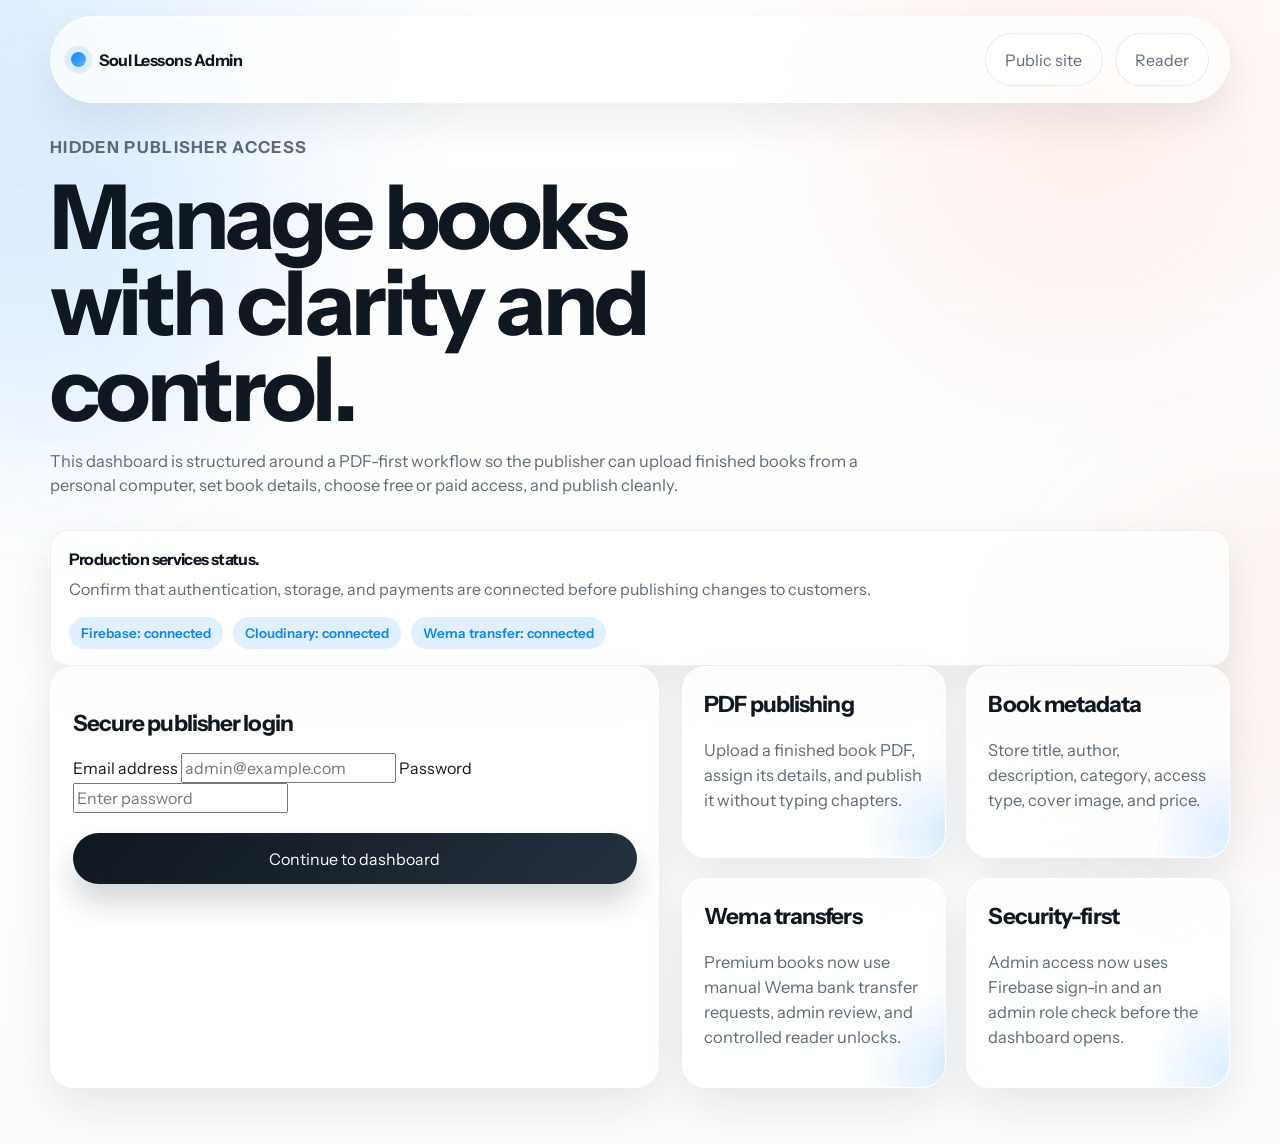
<file: admin.html>
<!DOCTYPE html>
<html lang="en">
  <head>
    <meta charset="UTF-8" />
    <meta name="viewport" content="width=device-width, initial-scale=1.0" />
    <meta
      name="description"
      content="Protected publisher dashboard for managing books, PDF uploads, pricing, and releases."
    />
    <title>Soul Lessons Admin</title>
    <link rel="preconnect" href="https://fonts.googleapis.com" />
    <link rel="preconnect" href="https://fonts.gstatic.com" crossorigin />
    <link
      href="https://fonts.googleapis.com/css2?family=Instrument+Sans:wght@400;500;600;700&display=swap"
      rel="stylesheet"
    />
    <link rel="stylesheet" href="./styles.css" />
  </head>
  <body data-page="admin">
    <div class="ambient ambient-left" aria-hidden="true"></div>
    <div class="ambient ambient-right" aria-hidden="true"></div>

    <header class="topbar">
      <a class="brand" href="./index.html" aria-label="Return to public website">
        <span class="brand-mark"></span>
        <span class="brand-text">Soul Lessons Admin</span>
      </a>
      <div class="topbar-actions">
        <a class="ghost-button button-link" href="./index.html">Public site</a>
        <a class="ghost-button button-link" href="./reader.html">Reader</a>
      </div>
    </header>

    <main class="section admin-shell">
      <section class="reveal">
        <div class="section-heading">
          <p class="eyebrow">Hidden publisher access</p>
          <h1>Manage books with clarity and control.</h1>
          <p>
            This dashboard is structured around a PDF-first workflow so the publisher can
            upload finished books from a personal computer, set book details, choose free
            or paid access, and publish cleanly.
          </p>
        </div>

        <div class="status-banner" id="adminIntegrationBanner"></div>

        <div class="membership-layout admin-entry-grid">
          <form class="pricing-card" id="adminLoginForm">
            <p class="card-label">Admin sign in</p>
            <h3>Secure publisher login</h3>
            <label>
              Email address
              <input id="adminEmail" type="email" placeholder="admin@example.com" required />
            </label>
            <label>
              Password
              <input id="adminPassword" type="password" placeholder="Enter password" required />
            </label>
            <button class="primary-button modal-submit" id="adminLoginButton" type="submit">
              Continue to dashboard
            </button>
          </form>

          <div class="admin-grid">
            <article class="admin-panel">
              <h3>PDF publishing</h3>
              <p>Upload a finished book PDF, assign its details, and publish it without typing chapters.</p>
            </article>
            <article class="admin-panel">
              <h3>Book metadata</h3>
              <p>Store title, author, description, category, access type, cover image, and price.</p>
            </article>
            <article class="admin-panel">
              <h3>Wema transfers</h3>
              <p>Premium books now use manual Wema bank transfer requests, admin review, and controlled reader unlocks.</p>
            </article>
            <article class="admin-panel">
              <h3>Security-first</h3>
              <p>Admin access now uses Firebase sign-in and an admin role check before the dashboard opens.</p>
            </article>
          </div>
        </div>
      </section>

      <section class="reveal hidden" id="adminDashboard">
        <div class="dashboard-header">
          <div>
            <p class="eyebrow">Publisher dashboard</p>
            <h2>Publish, edit, and manage your library.</h2>
          </div>
          <div class="topbar-actions">
            <button class="ghost-button" id="resetCatalogCacheButton" type="button">Reset local cache</button>
            <button class="primary-button" id="adminLogoutButton" type="button">Sign out</button>
          </div>
        </div>

        <div class="dashboard-stats" id="dashboardStats"></div>

        <div class="dashboard-layout">
          <form class="pricing-card admin-form-card" id="bookForm">
            <input id="editingBookId" type="hidden" />
            <p class="card-label">Book editor</p>
            <h3 id="bookFormTitle">Add a new book</h3>

            <div class="form-grid">
              <label>
                Book title
                <input id="bookTitle" type="text" placeholder="The Morning Atlas" required />
              </label>
              <label>
                Author name
                <input id="bookAuthor" type="text" placeholder="Author name" required />
              </label>
            </div>

            <label>
              Description
              <textarea id="bookDescription" rows="4" placeholder="Write a clean, compelling summary." required></textarea>
            </label>

            <div class="form-grid">
              <label>
                Category
                <input id="bookCategory" type="text" placeholder="Fiction, Memoir, Poetry..." />
              </label>
              <label>
                Access type
                <select id="bookType">
                  <option value="free">Free</option>
                  <option value="paid">Paid</option>
                </select>
              </label>
            </div>

            <div class="form-grid">
              <label>
                Price
                <input id="bookPrice" type="text" placeholder="14.99 or Free" />
              </label>
              <label>
                Currency
                <input id="bookCurrency" type="text" placeholder="USD" value="USD" />
              </label>
            </div>

            <div class="form-grid">
              <label>
                Cover image from phone or computer
                <input id="bookCoverFile" type="file" accept="image/*" />
              </label>
              <label>
                PDF file from phone or computer
                <input id="bookPdfFile" type="file" accept="application/pdf" />
              </label>
            </div>

            <button class="pdf-dropzone" id="pdfDropzone" type="button">
              <strong>Drop PDF here</strong>
              <span>Drag a PDF from your computer into this box, or click here to choose one.</span>
            </button>

            <div class="upload-status-grid">
              <div class="upload-status-card" id="coverUploadStatus">No cover file selected yet.</div>
              <div class="upload-status-card" id="pdfUploadStatus">No PDF file selected yet.</div>
            </div>

            <div class="form-grid">
              <label>
                Cover image URL
                <input id="bookCoverUrl" type="url" placeholder="Existing hosted cover link" />
              </label>
              <label>
                PDF file URL
                <input id="bookPdfUrl" type="url" placeholder="Existing hosted PDF link" />
              </label>
            </div>

            <label>
              Selar product link for international card payments
              <input id="bookSelarProductUrl" type="url" placeholder="https://selar.com/your-product-link" />
              <span class="form-field-note">For paid books only. Create the matching ebook in Selar, then paste its public product link here. Leave this empty to offer Wema transfer only.</span>
            </label>

            <div class="toggle-row">
              <label class="checkbox-row">
                <input id="bookFeatured" type="checkbox" />
                <span>Feature this book</span>
              </label>
              <label class="checkbox-row">
                <input id="bookPublished" type="checkbox" checked />
                <span>Publish immediately</span>
              </label>
            </div>

            <div class="modal-actions">
              <button class="primary-button" id="saveBookButton" type="submit">Save book</button>
            </div>

            <div class="form-note" id="uploadHint">
              Choose files from this device and save. Large PDFs are uploaded in chunks and can take a little longer. If your assets are already hosted, paste the production URLs here instead of uploading again.
            </div>
            <div class="asset-confirmation hidden" id="assetConfirmation"></div>
          </form>

          <div class="admin-library-card">
            <div class="dashboard-header compact">
              <div>
                <p class="card-label">Library manager</p>
                <h3>Published and draft books</h3>
              </div>
            </div>
            <div class="admin-library-list" id="adminBookList"></div>
            <div class="empty-state hidden" id="adminEmptyState">
              <h3>No books yet.</h3>
              <p>Add the first title from the form and publish it to the public library.</p>
            </div>
          </div>

          <div class="admin-library-card">
            <div class="dashboard-header compact">
              <div>
                <p class="card-label">Payment review</p>
                <h3>Wema bank transfer requests</h3>
              </div>
            </div>
            <div class="admin-library-list" id="adminTransferRequestList"></div>
            <div class="empty-state hidden" id="adminTransferEmptyState">
              <h3>No transfer requests yet.</h3>
              <p>Submitted Wema transfer requests will appear here for approval or rejection.</p>
            </div>
          </div>
        </div>
      </section>
    </main>

    <script src="./config.js"></script>
    <script src="./app.js"></script>
  </body>
</html>
</file>
<file: styles.css>
:root {
  --bg: #ffffff;
  --panel: rgba(255, 255, 255, 0.78);
  --surface: #f6f7f9;
  --text: #0f1720;
  --muted: #5d6a77;
  --line: rgba(15, 23, 32, 0.08);
  --line-strong: rgba(15, 23, 32, 0.14);
  --accent: #0a84ff;
  --accent-warm: #ff6a3d;
  --shadow-lg: 0 30px 80px rgba(15, 23, 32, 0.12);
  --shadow-md: 0 18px 44px rgba(15, 23, 32, 0.09);
  --radius-xl: 32px;
  --radius-lg: 24px;
  --radius-md: 18px;
  --container: 1180px;
  --font-ui: "SF Pro Display", "SF Pro Text", "Instrument Sans", -apple-system,
    BlinkMacSystemFont, "Segoe UI", sans-serif;
}

* {
  box-sizing: border-box;
}

html {
  scroll-behavior: smooth;
}

body {
  margin: 0;
  min-width: 320px;
  background:
    radial-gradient(circle at top left, rgba(10, 132, 255, 0.12), transparent 28%),
    radial-gradient(circle at 85% 10%, rgba(255, 106, 61, 0.1), transparent 24%),
    linear-gradient(180deg, #ffffff 0%, #fbfcfd 100%);
  color: var(--text);
  font-family: var(--font-ui);
  line-height: 1.5;
}

body::selection {
  background: rgba(10, 132, 255, 0.18);
}

a {
  color: inherit;
  text-decoration: none;
}

button,
input,
textarea,
select,
summary {
  font: inherit;
}

button {
  cursor: pointer;
  border: 0;
}

.ambient {
  position: fixed;
  width: 26rem;
  height: 26rem;
  border-radius: 999px;
  filter: blur(72px);
  z-index: -1;
  opacity: 0.4;
}

.ambient-left {
  top: 4rem;
  left: -10rem;
  background: rgba(10, 132, 255, 0.18);
}

.ambient-right {
  top: 28rem;
  right: -12rem;
  background: rgba(255, 106, 61, 0.14);
}

.topbar,
.section,
.footer {
  width: min(calc(100% - 2rem), var(--container));
  margin: 0 auto;
}

.topbar {
  position: sticky;
  top: 1rem;
  z-index: 20;
  display: flex;
  align-items: center;
  justify-content: space-between;
  gap: 1rem;
  padding: 1rem 1.25rem;
  margin-top: 1rem;
  backdrop-filter: blur(20px);
  background: rgba(255, 255, 255, 0.72);
  border: 1px solid rgba(255, 255, 255, 0.9);
  border-radius: 999px;
  box-shadow: 0 18px 40px rgba(15, 23, 32, 0.08);
}

.brand {
  display: inline-flex;
  align-items: center;
  gap: 0.8rem;
  font-weight: 700;
  letter-spacing: -0.03em;
}

.brand-mark {
  width: 0.95rem;
  height: 0.95rem;
  border-radius: 999px;
  background: linear-gradient(135deg, var(--accent), #63b0ff);
  box-shadow: 0 0 0 0.4rem rgba(10, 132, 255, 0.1);
}

.topnav,
.topbar-actions,
.hero-actions,
.filters,
.modal-actions,
.footer-actions {
  display: flex;
  align-items: center;
  gap: 0.75rem;
}

.topnav a,
.ghost-button,
.button-link {
  color: var(--muted);
}

.user-badge {
  display: inline-flex;
  align-items: center;
  min-height: 3rem;
  max-width: min(18rem, 52vw);
  padding: 0.75rem 1rem;
  border-radius: 999px;
  background: rgba(10, 132, 255, 0.08);
  border: 1px solid rgba(10, 132, 255, 0.16);
  color: var(--text);
  font-size: 0.95rem;
  font-weight: 600;
  white-space: nowrap;
  overflow: hidden;
  text-overflow: ellipsis;
}

.hidden {
  display: none !important;
}

.topnav a {
  padding: 0.65rem 0.85rem;
  border-radius: 999px;
  transition: background 220ms ease, color 220ms ease, transform 220ms ease;
}

.topnav a:hover,
.topnav a:focus-visible,
.ghost-button:hover,
.button-link:hover {
  color: var(--text);
  background: rgba(15, 23, 32, 0.05);
}

.primary-button,
.ghost-button,
.filter-chip,
.payment-button {
  min-height: 3rem;
  padding: 0.85rem 1.2rem;
  border-radius: 999px;
  transition:
    transform 220ms ease,
    box-shadow 220ms ease,
    background 220ms ease,
    color 220ms ease,
    border-color 220ms ease;
}

.primary-button,
.payment-button {
  color: #ffffff;
  background: linear-gradient(135deg, var(--text), #24313f);
  box-shadow: 0 18px 30px rgba(15, 23, 32, 0.18);
}

.primary-button:hover,
.payment-button:hover,
.ghost-button:hover,
.filter-chip:hover,
.book-card:hover,
.feature-card:hover,
.pricing-card:hover,
.admin-panel:hover {
  transform: translateY(-2px);
}

.ghost-button,
.filter-chip {
  background: rgba(255, 255, 255, 0.74);
  border: 1px solid var(--line);
}

.hero {
  display: grid;
  grid-template-columns: minmax(0, 1.2fr) minmax(320px, 0.8fr);
  gap: 3rem;
  padding: 5.5rem 0 4rem;
  align-items: center;
}

.eyebrow {
  margin: 0 0 0.9rem;
  color: var(--accent);
  font-size: 0.9rem;
  font-weight: 700;
  letter-spacing: 0.08em;
  text-transform: uppercase;
}

h1,
h2,
h3,
strong {
  letter-spacing: -0.04em;
}

h1 {
  margin: 0;
  max-width: 12ch;
  font-size: clamp(3.25rem, 7vw, 6.3rem);
  line-height: 0.96;
}

h2 {
  margin: 0;
  font-size: clamp(2rem, 3vw, 3.5rem);
  line-height: 1.02;
}

h3 {
  margin: 0 0 0.8rem;
  font-size: 1.4rem;
}

.hero-text,
.section-heading p,
.feature-card p,
.price-copy,
.faq-list p,
.footer-copy,
.modal-copy,
.book-description,
.admin-panel p,
.book-card p {
  color: var(--muted);
  font-size: 1.03rem;
}

.hero-text {
  max-width: 38rem;
  margin: 1.4rem 0 1.8rem;
  font-size: 1.14rem;
}

.hero-metrics,
.feature-list {
  list-style: none;
  padding: 0;
  margin: 2rem 0 0;
  display: grid;
  gap: 1rem;
}

.status-banner {
  display: grid;
  gap: 1rem;
  padding: 1rem 1.1rem;
  margin: 1.3rem 0 0;
  border-radius: var(--radius-md);
  background: rgba(255, 255, 255, 0.72);
  border: 1px solid rgba(15, 23, 32, 0.06);
  box-shadow: var(--shadow-md);
}

.status-banner-copy {
  display: grid;
  gap: 0.35rem;
}

.status-banner-copy span,
.form-note,
.reader-meta,
.empty-state p,
.admin-book-copy p {
  color: var(--muted);
}

.bank-transfer-copy,
.bank-transfer-note,
.transfer-request-note,
.transfer-request-grid span {
  color: var(--muted);
}

.status-pill-row {
  display: flex;
  flex-wrap: wrap;
  gap: 0.65rem;
}

.status-pill {
  display: inline-flex;
  align-items: center;
  min-height: 2rem;
  padding: 0.2rem 0.75rem;
  border-radius: 999px;
  background: rgba(15, 23, 32, 0.05);
  color: var(--muted);
  font-size: 0.84rem;
  font-weight: 600;
}

.status-pill.active,
.pill-featured {
  background: rgba(10, 132, 255, 0.12);
  color: var(--accent);
}

.pill-draft {
  background: rgba(15, 23, 32, 0.08);
  color: var(--muted);
}

.hero-metrics li,
.pricing-card,
.feature-card,
.book-card,
.admin-panel,
.faq-list details,
.bank-transfer-box,
.selar-payment-box,
.payment-login-box,
.transfer-request-card {
  background: var(--panel);
  backdrop-filter: blur(24px);
  border: 1px solid rgba(255, 255, 255, 0.8);
  box-shadow: var(--shadow-md);
}

.hero-metrics li {
  padding: 1.15rem 1.2rem;
  border-radius: var(--radius-md);
}

.hero-metrics span {
  display: block;
  margin-top: 0.35rem;
  color: var(--muted);
}

.bank-transfer-box,
.selar-payment-box,
.payment-login-box,
.transfer-request-card {
  padding: 1rem 1.1rem;
  border-radius: var(--radius-md);
}

.bank-transfer-title {
  margin: 0 0 0.45rem;
  font-size: 1rem;
  font-weight: 700;
}

.bank-transfer-grid,
.transfer-request-grid {
  display: grid;
  gap: 0.85rem;
  grid-template-columns: repeat(auto-fit, minmax(150px, 1fr));
  margin: 1rem 0;
}

.bank-transfer-detail,
.transfer-request-grid div {
  display: grid;
  gap: 0.2rem;
}

.bank-transfer-detail span,
.transfer-request-grid span {
  font-size: 0.82rem;
  text-transform: uppercase;
  letter-spacing: 0.06em;
}

.bank-transfer-detail strong,
.transfer-request-grid strong {
  font-size: 1rem;
  word-break: break-word;
}

.bank-transfer-detail-wide {
  grid-column: 1 / -1;
}

.bank-transfer-form {
  display: grid;
  gap: 1rem;
  margin-top: 1rem;
}

.bank-transfer-actions {
  justify-content: flex-start;
}

.bank-transfer-status-box {
  margin-top: 1rem;
}

.selar-payment-box,
.payment-login-box {
  margin-top: 1rem;
}

.payment-login-box {
  padding: 1rem 1.1rem;
  border-radius: var(--radius-md);
}

.form-field-note {
  display: block;
  margin-top: 0.45rem;
  color: var(--muted);
  font-size: 0.86rem;
  line-height: 1.45;
}

.transfer-request-card {
  display: grid;
  gap: 1rem;
}

.transfer-request-header {
  display: flex;
  justify-content: space-between;
  gap: 1rem;
  align-items: flex-start;
}

.device-shell {
  position: relative;
  justify-self: end;
  width: min(100%, 390px);
  padding: 0.9rem;
  border-radius: 3rem;
  background:
    linear-gradient(180deg, rgba(255, 255, 255, 0.88), rgba(239, 243, 247, 0.92));
  border: 1px solid rgba(255, 255, 255, 0.9);
  box-shadow: var(--shadow-lg);
  animation: floatShell 8s ease-in-out infinite;
}

.device-notch {
  width: 36%;
  height: 1.9rem;
  margin: 0 auto 0.6rem;
  border-radius: 0 0 1.2rem 1.2rem;
  background: #0f1720;
}

.device-screen {
  padding: 1.2rem;
  border-radius: 2.3rem;
  background: linear-gradient(180deg, #ffffff, #f2f5f8);
}

.device-status,
.meta-row {
  display: flex;
  align-items: center;
  justify-content: space-between;
}

.device-status {
  color: var(--muted);
  font-size: 0.86rem;
}

.device-card,
.mini-book {
  border-radius: 1.6rem;
}

.device-card {
  margin: 1rem 0;
  padding: 1.4rem;
  background: linear-gradient(135deg, #0f1720, #1f2b38);
  color: #ffffff;
  box-shadow: 0 20px 40px rgba(15, 23, 32, 0.2);
}

.device-card h2 {
  margin: 0.5rem 0;
  font-size: 1.75rem;
}

.card-label {
  margin: 0;
  color: rgba(255, 255, 255, 0.72);
  text-transform: uppercase;
  letter-spacing: 0.1em;
  font-size: 0.76rem;
}

.device-book-grid {
  display: grid;
  grid-template-columns: repeat(2, minmax(0, 1fr));
  gap: 0.85rem;
}

.mini-book {
  padding: 1rem;
  background: #ffffff;
  border: 1px solid var(--line);
}

.mini-book strong,
.mini-book small {
  display: block;
}

.mini-book small {
  margin-top: 0.35rem;
  color: var(--muted);
}

.device-reader-line {
  height: 0.72rem;
  margin-top: 0.9rem;
  border-radius: 999px;
  background: linear-gradient(90deg, rgba(15, 23, 32, 0.09), rgba(15, 23, 32, 0.04));
}

.device-reader-line.short {
  width: 68%;
}

.section {
  padding: 3.5rem 0;
}

.section-tight {
  padding-top: 1.2rem;
}

.section-heading {
  max-width: 52rem;
  margin-bottom: 2rem;
}

.filters {
  margin-bottom: 1.6rem;
  flex-wrap: wrap;
}

.filter-chip.active {
  background: var(--text);
  color: #ffffff;
  border-color: var(--text);
}

.book-grid,
.experience-grid,
.admin-grid {
  display: grid;
  gap: 1.25rem;
}

.book-grid {
  grid-template-columns: repeat(3, minmax(0, 1fr));
}

.experience-grid {
  grid-template-columns: repeat(2, minmax(0, 1fr));
}

.admin-grid {
  grid-template-columns: repeat(2, minmax(0, 1fr));
}

.book-card,
.feature-card,
.pricing-card,
.admin-panel {
  position: relative;
  overflow: hidden;
  padding: 1.35rem;
  border-radius: var(--radius-lg);
}

.book-card::before,
.feature-card::before,
.pricing-card::before,
.admin-panel::before {
  content: "";
  position: absolute;
  inset: auto -30% -30% auto;
  width: 10rem;
  height: 10rem;
  border-radius: 999px;
  background: radial-gradient(circle, rgba(10, 132, 255, 0.14), transparent 70%);
}

.book-cover {
  min-height: 15rem;
  border-radius: calc(var(--radius-lg) - 0.35rem);
  background-size: cover;
  background-position: center;
  margin-bottom: 1rem;
}

.book-card h3 {
  margin-bottom: 0.45rem;
}

.book-card p {
  margin: 0 0 1rem;
}

.book-meta,
.book-actions,
.pill-row {
  display: flex;
  align-items: center;
  justify-content: space-between;
  gap: 0.8rem;
}

.pill-row {
  justify-content: flex-start;
  margin-bottom: 0.9rem;
}

.pill {
  display: inline-flex;
  align-items: center;
  min-height: 2rem;
  padding: 0.15rem 0.7rem;
  border-radius: 999px;
  font-size: 0.8rem;
  font-weight: 700;
  letter-spacing: 0.02em;
}

.pill-free {
  color: #08674f;
  background: rgba(8, 103, 79, 0.1);
}

.pill-paid {
  color: #8a3a16;
  background: rgba(255, 106, 61, 0.14);
}

.empty-state {
  padding: 1.8rem;
  border-radius: var(--radius-lg);
  background: rgba(255, 255, 255, 0.74);
  border: 1px solid rgba(15, 23, 32, 0.06);
  box-shadow: var(--shadow-md);
}

.feature-count {
  display: inline-block;
  margin-bottom: 1rem;
  color: var(--accent);
  font-size: 0.92rem;
  font-weight: 700;
}

.membership-layout,
.faq-layout {
  display: grid;
  grid-template-columns: minmax(0, 1fr) minmax(320px, 0.9fr);
  gap: 1.4rem;
  align-items: start;
}

.feature-list {
  margin-top: 1.4rem;
}

.feature-list li {
  padding-left: 1.1rem;
  position: relative;
  color: var(--muted);
}

.feature-list li::before {
  content: "";
  position: absolute;
  left: 0;
  top: 0.7rem;
  width: 0.42rem;
  height: 0.42rem;
  border-radius: 999px;
  background: var(--accent);
}

.faq-list {
  display: grid;
  gap: 1rem;
}

.faq-list details {
  padding: 1.2rem 1.3rem;
  border-radius: var(--radius-md);
}

.faq-list summary {
  list-style: none;
  font-weight: 600;
}

.faq-list summary::-webkit-details-marker {
  display: none;
}

.faq-list p {
  margin: 0.8rem 0 0;
}

.footer {
  display: flex;
  align-items: center;
  justify-content: space-between;
  gap: 1rem;
  padding: 0 0 3rem;
}

.modal {
  width: min(calc(100% - 1.5rem), 36rem);
  border: 0;
  padding: 0;
  background: transparent;
}

.modal::backdrop {
  background: rgba(15, 23, 32, 0.48);
  backdrop-filter: blur(10px);
}

.modal-wide {
  width: min(calc(100vw - 1.5rem), 64rem);
}

.modal-card {
  position: relative;
  padding: 1.5rem;
  border-radius: 2rem;
  background: rgba(255, 255, 255, 0.94);
  border: 1px solid rgba(255, 255, 255, 0.88);
  box-shadow: var(--shadow-lg);
}

.modal-card label {
  display: grid;
  gap: 0.55rem;
  margin-top: 1rem;
  font-weight: 600;
}

.modal-card input {
  width: 100%;
  min-height: 3.25rem;
  padding: 0.9rem 1rem;
  border-radius: 1rem;
  border: 1px solid var(--line-strong);
  background: #ffffff;
  outline: none;
}

textarea,
select {
  width: 100%;
  min-height: 3.25rem;
  padding: 0.9rem 1rem;
  border-radius: 1rem;
  border: 1px solid var(--line-strong);
  background: #ffffff;
  outline: none;
}

textarea:focus,
select:focus {
  border-color: var(--accent);
  box-shadow: 0 0 0 0.28rem rgba(10, 132, 255, 0.12);
}

.modal-card input:focus {
  border-color: var(--accent);
  box-shadow: 0 0 0 0.28rem rgba(10, 132, 255, 0.12);
}

.modal-submit {
  width: 100%;
  margin-top: 1.25rem;
}

.modal-close {
  position: absolute;
  top: 1rem;
  right: 1rem;
  width: 2.5rem;
  height: 2.5rem;
  border-radius: 999px;
  background: rgba(15, 23, 32, 0.06);
  color: var(--text);
}

.book-modal-layout {
  display: grid;
  grid-template-columns: 260px minmax(0, 1fr);
  gap: 1.4rem;
}

.book-cover-large {
  min-height: 22rem;
  border-radius: 1.8rem;
  background-size: cover;
  background-position: center;
}

.admin-panel {
  min-height: 12rem;
}

.book-actions {
  margin-top: 1.1rem;
}

.meta-row,
.book-meta {
  color: var(--muted);
  font-size: 0.95rem;
}

.admin-shell,
.reader-shell {
  padding-top: 2rem;
}

.admin-entry-grid {
  align-items: stretch;
}

.dashboard-header {
  display: flex;
  align-items: center;
  justify-content: space-between;
  gap: 1rem;
  margin-bottom: 1.2rem;
}

.dashboard-header.compact {
  margin-bottom: 0.8rem;
}

.dashboard-stats {
  display: grid;
  grid-template-columns: repeat(4, minmax(0, 1fr));
  gap: 1rem;
  margin-bottom: 1.2rem;
}

.stat-card,
.admin-library-card,
.reader-frame-card {
  padding: 1.35rem;
  border-radius: var(--radius-lg);
  background: rgba(255, 255, 255, 0.76);
  border: 1px solid rgba(255, 255, 255, 0.82);
  box-shadow: var(--shadow-md);
}

.stat-card span {
  display: block;
  color: var(--muted);
  margin-bottom: 0.45rem;
}

.stat-card strong {
  font-size: 2rem;
}

.dashboard-layout {
  display: grid;
  grid-template-columns: minmax(0, 0.92fr) minmax(0, 1.08fr);
  gap: 1.2rem;
  align-items: start;
}

.admin-form-card {
  position: sticky;
  top: 6.5rem;
}

.form-grid {
  display: grid;
  grid-template-columns: repeat(2, minmax(0, 1fr));
  gap: 1rem;
}

.toggle-row {
  display: flex;
  flex-wrap: wrap;
  gap: 1rem;
  margin-top: 1rem;
}

.checkbox-row {
  display: inline-flex;
  align-items: center;
  gap: 0.7rem;
}

.checkbox-row input {
  width: 1rem;
  min-height: auto;
}

.form-note {
  margin-top: 1rem;
  font-size: 0.94rem;
}

.upload-status-grid {
  display: grid;
  grid-template-columns: repeat(2, minmax(0, 1fr));
  gap: 1rem;
}

.pdf-dropzone {
  width: 100%;
  margin-top: 1rem;
  padding: 1.2rem;
  border-radius: 1.2rem;
  border: 1.5px dashed rgba(10, 132, 255, 0.45);
  background: linear-gradient(135deg, rgba(10, 132, 255, 0.08), rgba(15, 23, 32, 0.03));
  color: var(--ink);
  text-align: left;
  display: grid;
  gap: 0.35rem;
  cursor: pointer;
  transition: border-color 180ms ease, background 180ms ease, transform 180ms ease;
}

.pdf-dropzone span {
  color: var(--muted);
  font-size: 0.95rem;
}

.pdf-dropzone.is-dragover {
  border-color: rgba(10, 132, 255, 0.9);
  background: linear-gradient(135deg, rgba(10, 132, 255, 0.16), rgba(15, 23, 32, 0.06));
  transform: translateY(-2px);
}

.upload-status-card {
  min-height: 4.25rem;
  padding: 0.9rem 1rem;
  border-radius: 1rem;
  border: 1px solid rgba(15, 23, 32, 0.08);
  background: rgba(255, 255, 255, 0.72);
  color: var(--muted);
  font-size: 0.94rem;
  display: flex;
  align-items: center;
}

.asset-confirmation {
  margin-top: 1rem;
  padding: 0.9rem 1rem;
  border-radius: 1rem;
  border: 1px solid rgba(10, 132, 255, 0.18);
  background: rgba(10, 132, 255, 0.06);
  font-size: 0.94rem;
  color: var(--ink);
  word-break: break-word;
}

.asset-confirmation strong {
  display: block;
  margin-bottom: 0.35rem;
}

.admin-asset-links {
  display: grid;
  gap: 0.45rem;
  margin-top: 0.85rem;
}

.admin-asset-link {
  display: block;
  font-size: 0.9rem;
  color: var(--muted);
  word-break: break-all;
}

.admin-library-list {
  display: grid;
  gap: 1rem;
}

.admin-book-item {
  display: grid;
  grid-template-columns: 160px minmax(0, 1fr);
  gap: 1rem;
  padding: 1rem 0;
  border-top: 1px solid rgba(15, 23, 32, 0.08);
}

.admin-book-item:first-child {
  border-top: 0;
  padding-top: 0;
}

.admin-book-cover {
  min-height: 11rem;
  border-radius: 1.4rem;
  background-size: cover;
  background-position: center;
}

.admin-book-copy {
  min-width: 0;
}

.admin-book-header {
  display: flex;
  align-items: flex-start;
  justify-content: space-between;
  gap: 1rem;
}

.danger-button {
  color: #9c2f20;
}

.reader-hero {
  display: grid;
  grid-template-columns: minmax(0, 1.1fr) minmax(320px, 0.9fr);
  gap: 1.2rem;
  align-items: start;
  margin-bottom: 1.25rem;
}

.reader-meta {
  display: flex;
  flex-wrap: wrap;
  gap: 0.9rem;
  margin-top: 1rem;
}

.reader-access-card {
  display: grid;
  gap: 0.8rem;
}

.reader-frame {
  width: 100%;
  min-height: 78vh;
  border: 0;
  border-radius: 1.2rem;
  background: #ffffff;
}

.reveal {
  opacity: 0;
  transform: translateY(24px);
  transition: opacity 700ms ease, transform 700ms ease;
}

.reveal.is-visible {
  opacity: 1;
  transform: translateY(0);
}

@keyframes floatShell {
  0%,
  100% {
    transform: translateY(0px);
  }
  50% {
    transform: translateY(-10px);
  }
}

@media (prefers-reduced-motion: reduce) {
  html {
    scroll-behavior: auto;
  }

  *,
  *::before,
  *::after {
    animation: none !important;
    transition: none !important;
  }

  .reveal {
    opacity: 1;
    transform: none;
  }
}

@media (max-width: 1080px) {
  .hero,
  .membership-layout,
  .faq-layout,
  .book-modal-layout,
  .dashboard-layout,
  .reader-hero {
    grid-template-columns: 1fr;
  }

  .device-shell {
    justify-self: start;
  }

  .book-grid {
    grid-template-columns: repeat(2, minmax(0, 1fr));
  }

  .dashboard-stats {
    grid-template-columns: repeat(2, minmax(0, 1fr));
  }

  /* Admin: un-stick the form on smaller screens so it doesn't overlap */
  .admin-form-card {
    position: static;
  }
}

@media (max-width: 840px) {
  .topbar {
    padding: 1rem;
    border-radius: 2rem;
  }

  .topnav {
    display: none;
  }

  .experience-grid,
  .admin-grid,
  .book-grid {
    grid-template-columns: 1fr;
  }

  .form-grid,
  .upload-status-grid,
  .admin-book-item {
    grid-template-columns: 1fr;
  }

  /* Admin book cover: full width on single-column layout */
  .admin-book-cover {
    min-height: 14rem;
    width: 100%;
    border-radius: 1.2rem;
  }

  h1 {
    max-width: 11ch;
  }

  .footer {
    flex-direction: column;
    align-items: flex-start;
  }

  /* Dashboard header: stack vertically so buttons don't overflow */
  .dashboard-header {
    flex-direction: column;
    align-items: flex-start;
  }

  .dashboard-header .topbar-actions {
    width: 100%;
    flex-wrap: wrap;
  }

  /* Admin form card: remove sticky so it doesn't overlap content */
  .admin-form-card {
    position: static;
  }
}

@media (max-width: 640px) {
  .topbar {
    flex-wrap: wrap;
    justify-content: center;
  }

  .topbar-actions,
  .hero-actions,
  .filters,
  .book-actions,
  .modal-actions {
    width: 100%;
    flex-direction: column;
    align-items: stretch;
  }

  .hero {
    padding-top: 4rem;
  }

  .topbar,
  .section,
  .footer {
    width: min(calc(100% - 1.25rem), var(--container));
  }

  .modal-card {
    padding: 1.2rem;
  }

  .dashboard-stats {
    grid-template-columns: 1fr;
  }

  /* Admin shell: reduce top padding on very small screens */
  .admin-shell {
    padding-top: 1rem;
  }

  /* Section heading: tighter on mobile */
  .section-heading {
    margin-bottom: 1.25rem;
  }

  /* Dashboard header actions: full width column stack */
  .dashboard-header .topbar-actions {
    flex-direction: column;
    align-items: stretch;
    gap: 0.65rem;
  }

  .dashboard-header .topbar-actions .ghost-button,
  .dashboard-header .topbar-actions .primary-button {
    width: 100%;
    text-align: center;
    justify-content: center;
  }

  /* Admin form: reduce padding for tight screens */
  .pricing-card.admin-form-card {
    padding: 1rem;
  }

  /* Modal actions (Upload + Save buttons): stack vertically */
  .modal-actions {
    flex-direction: column;
    align-items: stretch;
  }

  .modal-actions .ghost-button,
  .modal-actions .primary-button {
    width: 100%;
    text-align: center;
    justify-content: center;
  }

  /* Toggle row: stack checkboxes */
  .toggle-row {
    flex-direction: column;
    gap: 0.75rem;
  }

  /* Admin library card: less padding on small screens */
  .admin-library-card {
    padding: 1rem;
  }

  /* Admin book header: stack title + danger button */
  .admin-book-header {
    flex-direction: column;
    align-items: flex-start;
    gap: 0.5rem;
  }

  /* Stat card: smaller number on tiny screens */
  .stat-card strong {
    font-size: 1.6rem;
  }

  /* Inputs / textareas: ensure they don't overflow */
  input,
  textarea,
  select {
    max-width: 100%;
  }

  /* Membership layout: full width on mobile */
  .membership-layout {
    grid-template-columns: 1fr;
  }

  /* h1 on admin hero: scale down */
  h1 {
    font-size: clamp(2.2rem, 9vw, 3.5rem);
  }

  h2 {
    font-size: clamp(1.6rem, 6vw, 2.5rem);
  }
}
</file>
